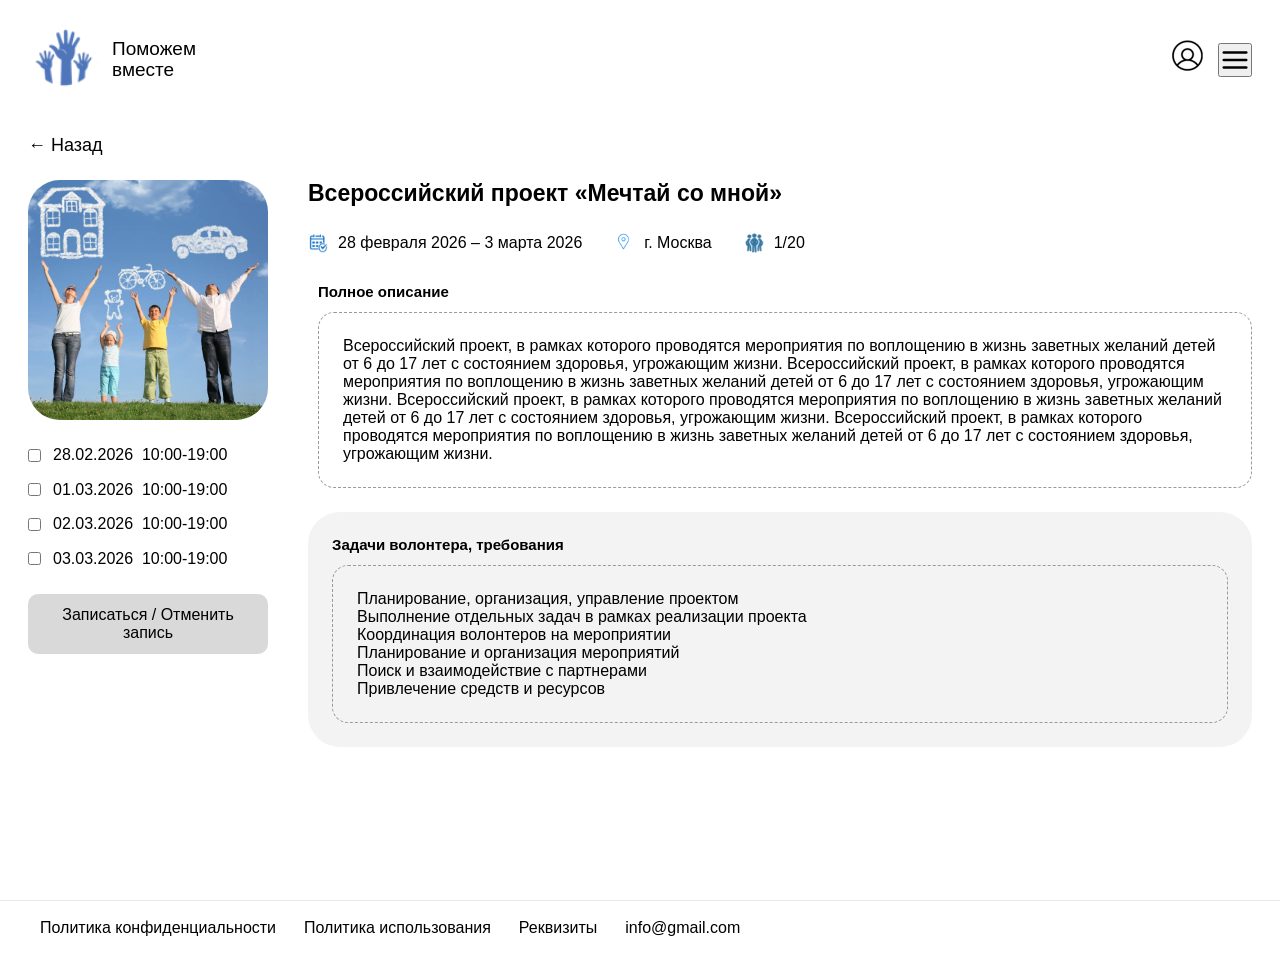
<file: volunteer/pages/event_details.html>
<!DOCTYPE html>
<html lang="ru">
<head>
    <meta charset="UTF-8">
    <meta name="viewport" content="width=device-width, initial-scale=1.0">
    <title>Детальная страница мероприятия</title>
    <link rel="stylesheet" href="../css/style.css">
    <link rel="stylesheet" href="../css/event_details.css">
</head>
<body>
    <div class="page">
        <header class="header">
            <div class="logo">
                <a href="../index.php" class="logo-icon">
                    <img src="../img/icon/logo.png" alt="Логотип">
                </a>
                <div class="logo-text">
                    <span>Поможем<br>вместе</span>
                </div>
            </div>

            <div class="header-actions">
                <a href="profile.php" class="icon-btn" aria-label="Профиль">
                    <img src="../img/icon/profile_icon.png" alt="">
                </a>
                <button class="menu-btn" aria-label="Открыть меню">
                    <svg viewBox="0 0 24 24" aria-hidden="true">
                        <line x1="3" y1="6" x2="21" y2="6"></line>
                        <line x1="3" y1="12" x2="21" y2="12"></line>
                        <line x1="3" y1="18" x2="21" y2="18"></line>
                    </svg>
                </button>
            </div>
        </header>

        <main>
            <a href="events.html" class="back-link">← Назад</a>

            <section class="event-details">
                <aside class="event-left">
                    <div class="event-photo">
                        <img src="../img/events/event1.jpg" alt="Изображение мероприятия">
                    </div>

                    <div class="event-dates">
                        <label class="date-item">
                            <input type="checkbox" name="dates[]" value="2026-02-28 10:00-19:00">
                            <span>28.02.2026&nbsp;&nbsp;10:00-19:00</span>
                        </label>

                        <label class="date-item">
                            <input type="checkbox" name="dates[]" value="2026-03-01 10:00-19:00">
                            <span>01.03.2026&nbsp;&nbsp;10:00-19:00</span>
                        </label>

                        <label class="date-item">
                            <input type="checkbox" name="dates[]" value="2026-03-02 10:00-19:00">
                            <span>02.03.2026&nbsp;&nbsp;10:00-19:00</span>
                        </label>

                        <label class="date-item">
                            <input type="checkbox" name="dates[]" value="2026-03-03 10:00-19:00">
                            <span>03.03.2026&nbsp;&nbsp;10:00-19:00</span>
                        </label>
                    </div>

                    <button type="button" class="signup-btn">
                        Записаться / Отменить запись
                    </button>
                </aside>

                <div class="event-main-info">
                    <h1 class="event-details-title">
                        Всероссийский проект «Мечтай со мной»
                    </h1>

                    <div class="event-info-row">
                        <div class="info-item">
                            <img src="../img/icon/calendar.png" alt="">
                            <span>28 февраля 2026 – 3 марта 2026</span>
                        </div>

                        <div class="info-item">
                            <img src="../img/icon/geoloc.png" alt="">
                            <span>г. Москва</span>
                        </div>

                        <div class="info-item">
                            <img src="../img/icon/people_icon.png" alt="">
                            <span>1/20</span>
                        </div>
                    </div>

                    <div class="full-description">
                        <h2 class="visually-hidden">Полное описание</h2>
                        <div class="content-box-inner">
                            <p>
                                Всероссийский проект, в рамках которого проводятся мероприятия
                                по воплощению в жизнь заветных желаний детей от 6 до 17 лет
                                с состоянием здоровья, угрожающим жизни.
                                Всероссийский проект, в рамках которого проводятся мероприятия
                                по воплощению в жизнь заветных желаний детей от 6 до 17 лет
                                с состоянием здоровья, угрожающим жизни.
                                Всероссийский проект, в рамках которого проводятся мероприятия
                                по воплощению в жизнь заветных желаний детей от 6 до 17 лет
                                с состоянием здоровья, угрожающим жизни.
                                Всероссийский проект, в рамках которого проводятся мероприятия
                                по воплощению в жизнь заветных желаний детей от 6 до 17 лет
                                с состоянием здоровья, угрожающим жизни.
                            </p>
                        </div>
                    </div>

                    <div class="requirements-box">
                        <h2 class="visually-hidden">Задачи волонтера, требования</h2>
                        <div class="content-box-inner">
                            Планирование, организация, управление проектом<br>
                            Выполнение отдельных задач в рамках реализации проекта<br>
                            Координация волонтеров на мероприятии<br>
                            Планирование и организация мероприятий<br>
                            Поиск и взаимодействие с партнерами<br>
                            Привлечение средств и ресурсов
                        </div>
                    </div>
                </div>
            </section>
        </main>
    </div>
<footer>
    <a href="privacy.php">Политика конфиденциальности</a>
    <a href="terms.php">Политика использования</a>
    <a href="requisites.php">Реквизиты</a>
    <a href="mailto:info@gmail.com">info@gmail.com</a>
</footer>
</body>
</html>
</file>
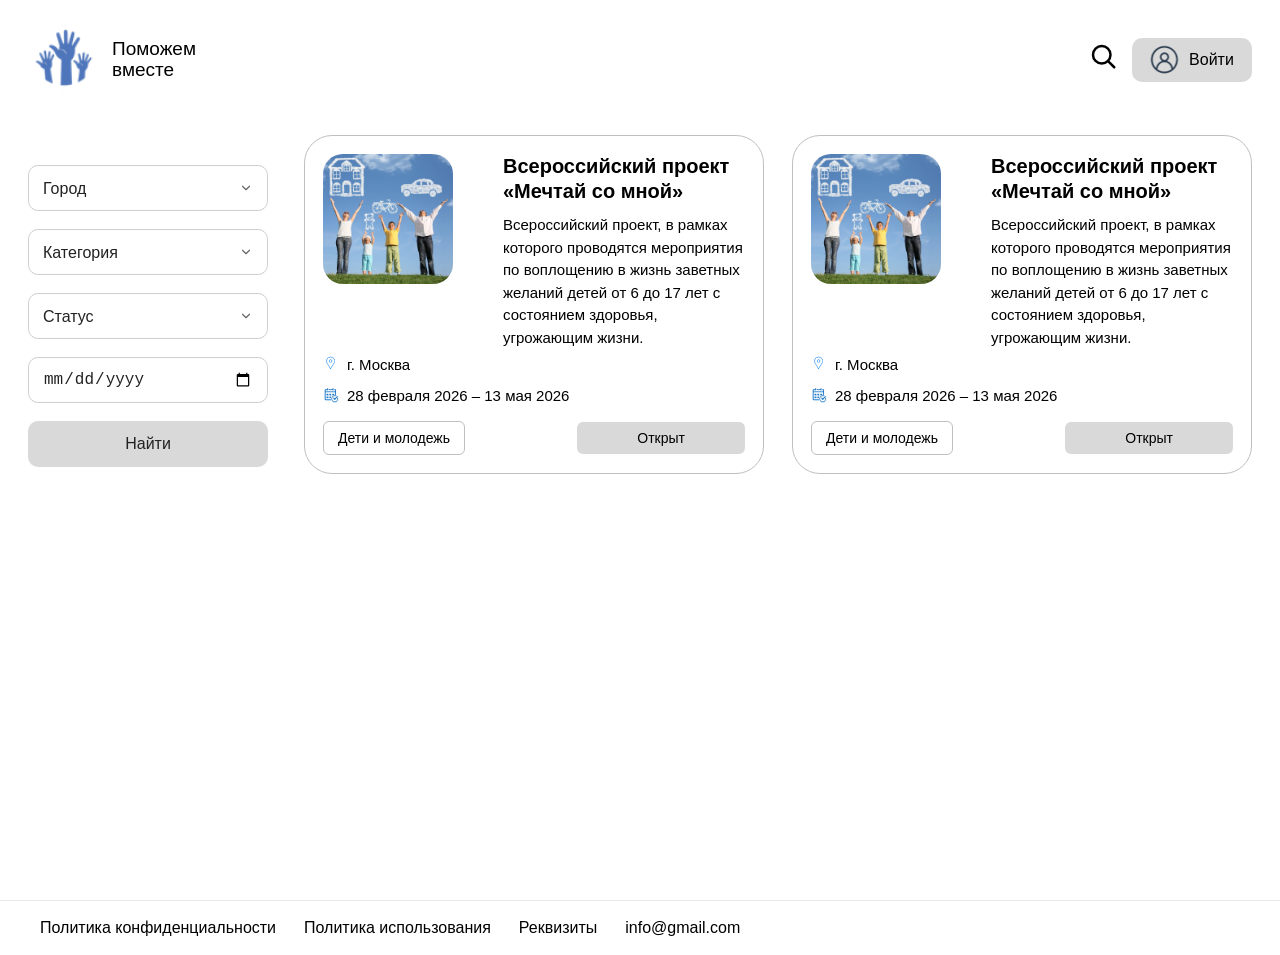
<file: volunteer/pages/events.html>
<!DOCTYPE html>
<html lang="ru">
<head>
    <meta charset="UTF-8">
    <meta name="viewport" content="width=device-width, initial-scale=1.0">
    <title>Мероприятия</title>
    <link rel="stylesheet" href="../css/style.css">
    <link rel="stylesheet" href="../css/events.css">
</head>
<body>
    <div class="page">
        <header class="header">
            <div class="logo">
                <div class="logo-icon">
                    <img src="../img/icon/logo.png">
                </div>
                <div class="logo-text">
                    <span>Поможем<br>вместе</span>
                </div>
            </div>

            <div class="header-actions">
                <button class="icon-btn" aria-label="Поиск" onclick="window.location.href='search.php'"> 
                    <svg width="30" height="30" viewBox="0 0 24 24" fill="none" stroke="currentColor" stroke-width="2" stroke-linecap="round" stroke-linejoin="round">
                        <circle cx="11" cy="11" r="7"/>
                        <line x1="21" y1="21" x2="16.65" y2="16.65"/>
                    </svg>
                </button>

                <a href="login.php" class="login-btn"><img src="../img/icon/input.png">Войти</a>
            </div>
        </header>

        <main class="events-layout">
            <aside class="filters">
                <form class="filters-form" action="#" method="get">
                    <div class="filter-group">
                        <select name="city" class="filter-select">
                            <option value="Город">Город</option>
                            <option value="Москва">Москва</option>
                            <option value="Владимир">Владимир</option>
                            <option value="Санкт-Петербург">Санкт-Петербург</option>
                        </select>
                    </div>

                <div class="filter-group">
                    <select name="category" class="filter-select">
                        <option value="category">Категория</option>
                        <option value="children">Дети и молодежь</option>
                        <option value="ecology">Экология</option>
                        <option value="sport">Спорт</option>
                        <option value="culture">Культура</option>
                    </select>
                </div>

                <div class="filter-group">
                    <select name="status" class="filter-select">
                        <option value="status">Статус</option>
                        <option value="open">Открыт</option>
                        <option value="closed">Закрыт</option>
                    </select>
                </div>

                <div class="filter-group">
                    <input type="date" name="date" id="date" class="date-input"> 
                </div>
                
                <div class="filter-actions">
                    <button type="submit" class="find-btn">Найти</button>
                </div>

                </form>
            </aside>

           <div class="events-list">

                <article class="event-card">
                    <a href="event_details.html" class="event-image">
                        <img src="../img/events/event1.jpg" alt="Всероссийский проект Мечтай со мной">
                    </a>

                        <div class="event-main">
                            <h2 class="event-title">
                                <a href="event_details.html">Всероссийский проект «Мечтай со мной»</a>
                            </h2>
                            
                            <p class="event-text">
                                Всероссийский проект, в рамках которого проводятся мероприятия
                                по воплощению в жизнь заветных желаний детей от 6 до 17 лет
                                с состоянием здоровья, угрожающим жизни.
                            </p>
                        </div>

                        <div class="event-meta">
                            <div class="meta-item">
                                <img src="../img/icon/geoloc.png" alt="Город">
                                <span>г. Москва</span>
                            </div>
                            <div class="meta-item">
                                <img src="../img/icon/calendar.png" alt="Дата">
                                <span>28 февраля 2026 – 13 мая 2026</span>
                            </div>
                        </div>

                        <div class="event-footer">
                            <span class="tag">Дети и молодежь</span>
                            <span class="status-badge">Открыт</span>
                        </div>
                </article>

                <article class="event-card">
                    <a href="event_details.html" class="event-image">
                        <img src="../img/events/event1.jpg" alt="Всероссийский проект Мечтай со мной">
                    </a>

                    
                        <div class="event-main">
                            <h2 class="event-title">
                                <a href="event_details.html">Всероссийский проект «Мечтай со мной»</a>
                            </h2>
                            
                            <p class="event-text">
                                Всероссийский проект, в рамках которого проводятся мероприятия
                                по воплощению в жизнь заветных желаний детей от 6 до 17 лет
                                с состоянием здоровья, угрожающим жизни.
                            </p>
                        </div>

                        <div class="event-meta">
                            <div class="meta-item">
                                <img src="../img/icon/geoloc.png" alt="Город">
                                <span>г. Москва</span>
                            </div>
                            <div class="meta-item">
                                <img src="../img/icon/calendar.png" alt="Дата">
                                <span>28 февраля 2026 – 13 мая 2026</span>
                            </div>
                        </div>

                        <div class="event-footer">
                            <span class="tag">Дети и молодежь</span>
                            <span class="status-badge">Открыт</span>
                        </div>
                </article>

            </div>  
        </main>
    </div>
<footer>
    <a href="privacy.php">Политика конфиденциальности</a>
    <a href="terms.php">Политика использования</a>
    <a href="requisites.php">Реквизиты</a>
    <a href="mailto:info@gmail.com">info@gmail.com</a>
</footer>
</body>
</html>
</file>
<file: volunteer/css/style.css>
* {
    margin: 0;
    padding: 0;
    box-sizing: border-box;
}

body {
    font-family: Arial, sans-serif;
    background: #ffffff;
    color: #000000;
}

a {
    text-decoration: none;
    color: inherit;
}

.page {
    max-width: 1440px;
    margin: 0 auto;
    min-height: 100vh;
    padding: 20px 28px;
}

.header {
    display: flex;
    justify-content: space-between;
    align-items: center;
    margin-bottom: 36px;
}

.logo {
    display: flex;
    align-items: center;
    gap: 12px;
}

.logo-icon img {
    width: 72px;
    height: auto;
}

.logo-text {
    display: flex;
    flex-direction: column;
    font-weight: 400;
    line-height: 1.1;
    font-size: 19px;
}

.header-actions {
    display: flex;
    align-items: center;
    gap: 14px;
}

.icon-btn {
    border: none;
    background: transparent;
    font-size: 28px;
    cursor: pointer;
}

.login-btn {
    display: inline-flex;
    align-items: center;
    justify-content: center;
    min-width: 120px;
    height: 44px;
    border-radius: 10px;
    background: #d9d9d9;
    gap: 10px;               
}

footer {
    padding: 18px 40px;
    display: flex;
    align-items: center;
    gap: 28px;
    flex-wrap: wrap;
    border-top: 1px solid #e8e8e8;
}
</file>
<file: volunteer/css/event_details.css>
.back-link {
    display: inline-block;
    margin-bottom: 24px;
    font-size: 18px;
    color: #000000;
}

.event-details {
    display: grid;
    grid-template-columns: 240px 1fr;
    gap: 40px;
    align-items: start;
}
.menu-btn svg {
    width: 30px;
    height: 30px;
    stroke: #000000;
    stroke-width: 2.0;
    stroke-linecap: round;
    display: block;
}
.event-left {
    display: flex;
    flex-direction: column;
    gap: 24px;
}

.event-photo{
    width: 100%;
    aspect-ratio: 1 / 1;
    border-radius: 32px;
    overflow: hidden;
    background: #8ea7d8;
}

.event-photo img {
    width: 100%;
    height: 100%;
    object-fit: cover;
}

.event-dates {
    display: flex;
    flex-direction: column;
    gap: 12px;
}

.date-item {
    display: flex;
    align-items: center;
    gap: 12px;
    font-size: 16px;
    line-height: 1.4;
    cursor: pointer;
}

.signup-btn {
    min-height: 52px;
    padding: 12px 16px;
    border: none;
    border-radius: 10px;
    background: #d9d9d9;
    font-size: 16px;
    color: #000000;
    cursor: pointer;
}

.event-main-info {
    display: flex;
    flex-direction: column;
    gap: 24px;
}

.event-details-title {
    font-size: 23px;
    font-weight: 600;
    line-height: 1.2;
}

.event-info-row {
    display: flex;
    flex-wrap: wrap;
    gap: 32px;
    align-items: center;
}

.info-item {
    display: inline-flex;
    align-items: center;
    gap: 10px;
    font-size: 16px;
    line-height: 1.4;
}

.info-item img {
    width: 20px;
    height: 20px;
    flex-shrink: 0;
}
.full-description{
    border-radius: 32px;
    padding-top: 5px;
    padding-left: 10px;
}

.requirements-box {
    border-radius: 32px;
    background: #f3f3f3;
    padding: 24px;
    min-height: auto;
}

.content-box-inner {
    min-height: auto;
    border: 1px dashed #9a9a9a;
    border-radius: 16px;
    padding: 24px;
    display: flex;
    align-items: center;
    justify-content:left;
    text-align:left;
}

.visually-hidden {
    margin: 0 0 10px;
    font-size: 15px;
    line-height: 1.25;
    font-weight: 550;
}
</file>
<file: volunteer/css/events.css>
.events-layout {
    display: grid;
    grid-template-columns: 240px 1fr;
    gap: 36px;
    align-items: start;
}

.filters {
    padding-top: 30px;
}

.filters-form {
    display: flex;
    flex-direction: column;
    gap: 18px;
}

.filter-select,
.date-input,
.find-btn {
    width: 100%;
    height: 46px;
    border-radius: 10px;
    border: 1px solid #cfcfcf;
    background: #fff;
    padding: 0 14px;
    font-size: 16px;
    color: #222;
    box-sizing: border-box;
}

.filter-select {
    appearance: none;
    -webkit-appearance: none;
    -moz-appearance: none;
    cursor: pointer;
    background-image: url("data:image/svg+xml;utf8,<svg xmlns='http://www.w3.org/2000/svg' width='14' height='14' viewBox='0 0 24 24' fill='none' stroke='%23666' stroke-width='2' stroke-linecap='round' stroke-linejoin='round'><polyline points='6 9 12 15 18 9'/></svg>");
    background-repeat: no-repeat;
    background-position: right 14px center;
    background-size: 14px;
    padding-right: 40px;
}

.find-btn {
    background: #d9d9d9;
    border: none;
    cursor: pointer;
}

.events-list {
    display: grid;
    grid-template-columns: repeat(2, minmax(0, 1fr));
    gap: 28px;
}

.event-card {
    display: grid;
    grid-template-columns: 180px 1fr;
    grid-template-areas:
        "image main"
        "meta  meta"
        "footer footer";
    column-gap: 0px;
    row-gap: 5px;
    background: #fff;
    border: 1.5px solid #bfbfbf;
    border-radius: 28px;
    padding: 18px;
    box-sizing: border-box;
}
.event-meta {
    grid-area: meta;
    display: flex;
    flex-direction: column;
    gap: 10px;
}
.event-image {
    grid-area: image;
    width: 130px;
    height: 130px;
    border-radius: 20px;
    overflow: hidden;
    display: block;
}

.event-image img {
    width: 100%;
    height: 100%;
    object-fit: cover;
    display: block;
}
.event-main {
    grid-area: main;
}
.event-title {
    margin: 0 0 10px;
    font-size: 20px;
    line-height: 1.25;
    font-weight: 600;
}

.event-title a {
    text-decoration: none;
    color: #000000;
}

.event-text {
    margin: 0;
    font-size: 15px;
    line-height: 1.5;
    color: #000000;
}
.meta-item {
    display: flex;
    align-items: flex-start;
    gap: 8px;
    font-size: 15px;
}
.meta-item span {
    flex: 1;
    line-height: 1.4;
}
.meta-item img {
    width: 16px;
    height: 16px;
    margin-top: 2px;
    flex-shrink: 0;
}

.event-footer {
    grid-area: footer;
    display: flex;
    justify-content: space-between;
    align-items: center;
    gap: 14px;
    margin-top: 10px;
}

.tag {
    display: inline-flex;
    align-items: center;
    padding: 8px 14px;
    border-radius: 6px;
    background: #ffffff;
    border: 1.5px solid #bfbfbf;
    font-size: 14px;
    color: #000000;
}

.status-badge {
    display: inline-flex;
    align-items: center;
    justify-content: center;
    padding: 8px 60px;
    padding-left: 60px;
    border-radius: 6px;
    background: #d9d9d9;
    font-size: 14px;
    color: #000000;
}


@media (max-width: 1200px) {
    .events-list {
        grid-template-columns: 1fr;
    }
}

@media (max-width: 992px) {
    .events-layout {
        grid-template-columns: 1fr;
    }
}

@media (max-width: 768px) {
    .event-card {
        grid-template-columns: 1fr;
        grid-template-areas:
            "image"
            "main"
            "meta"
            "footer";
    }

    .event-image {
        width: 100%;
    }

    .event-footer {
        flex-direction: column;
    }
}
</file>
